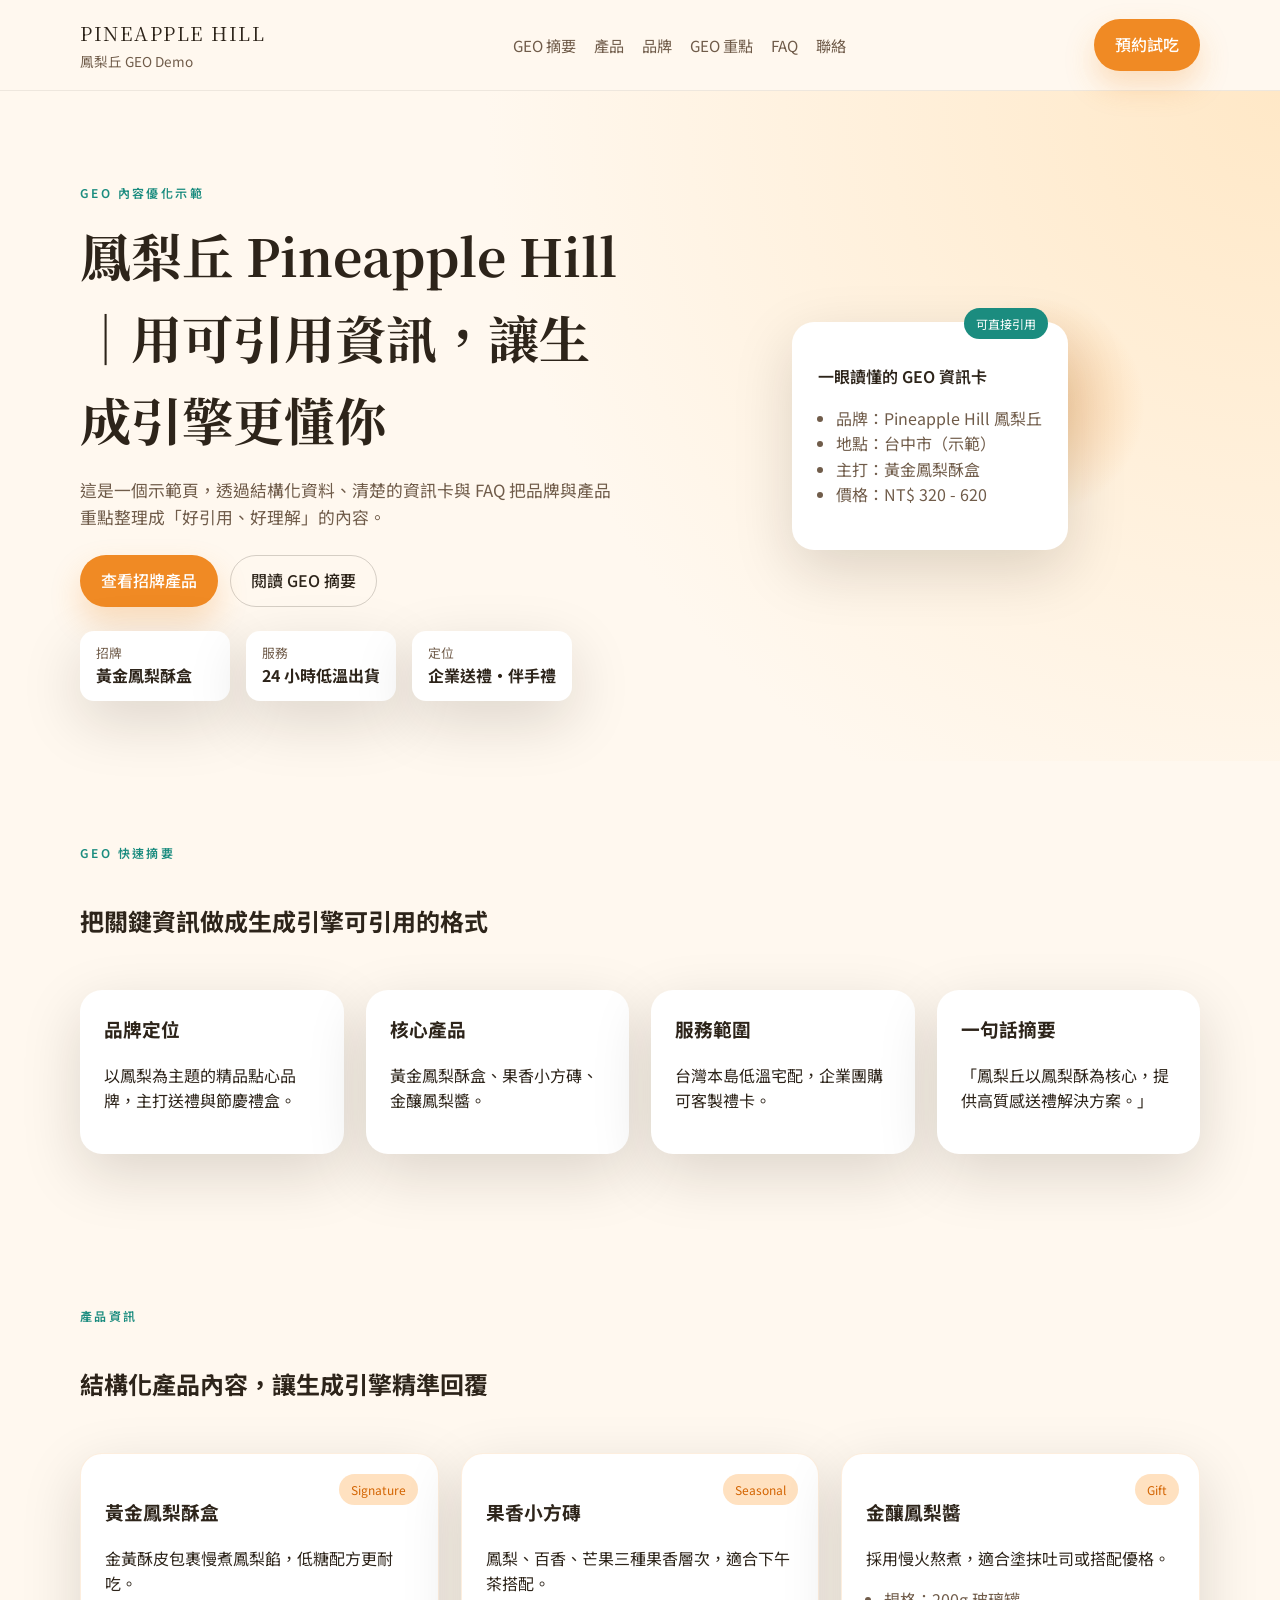
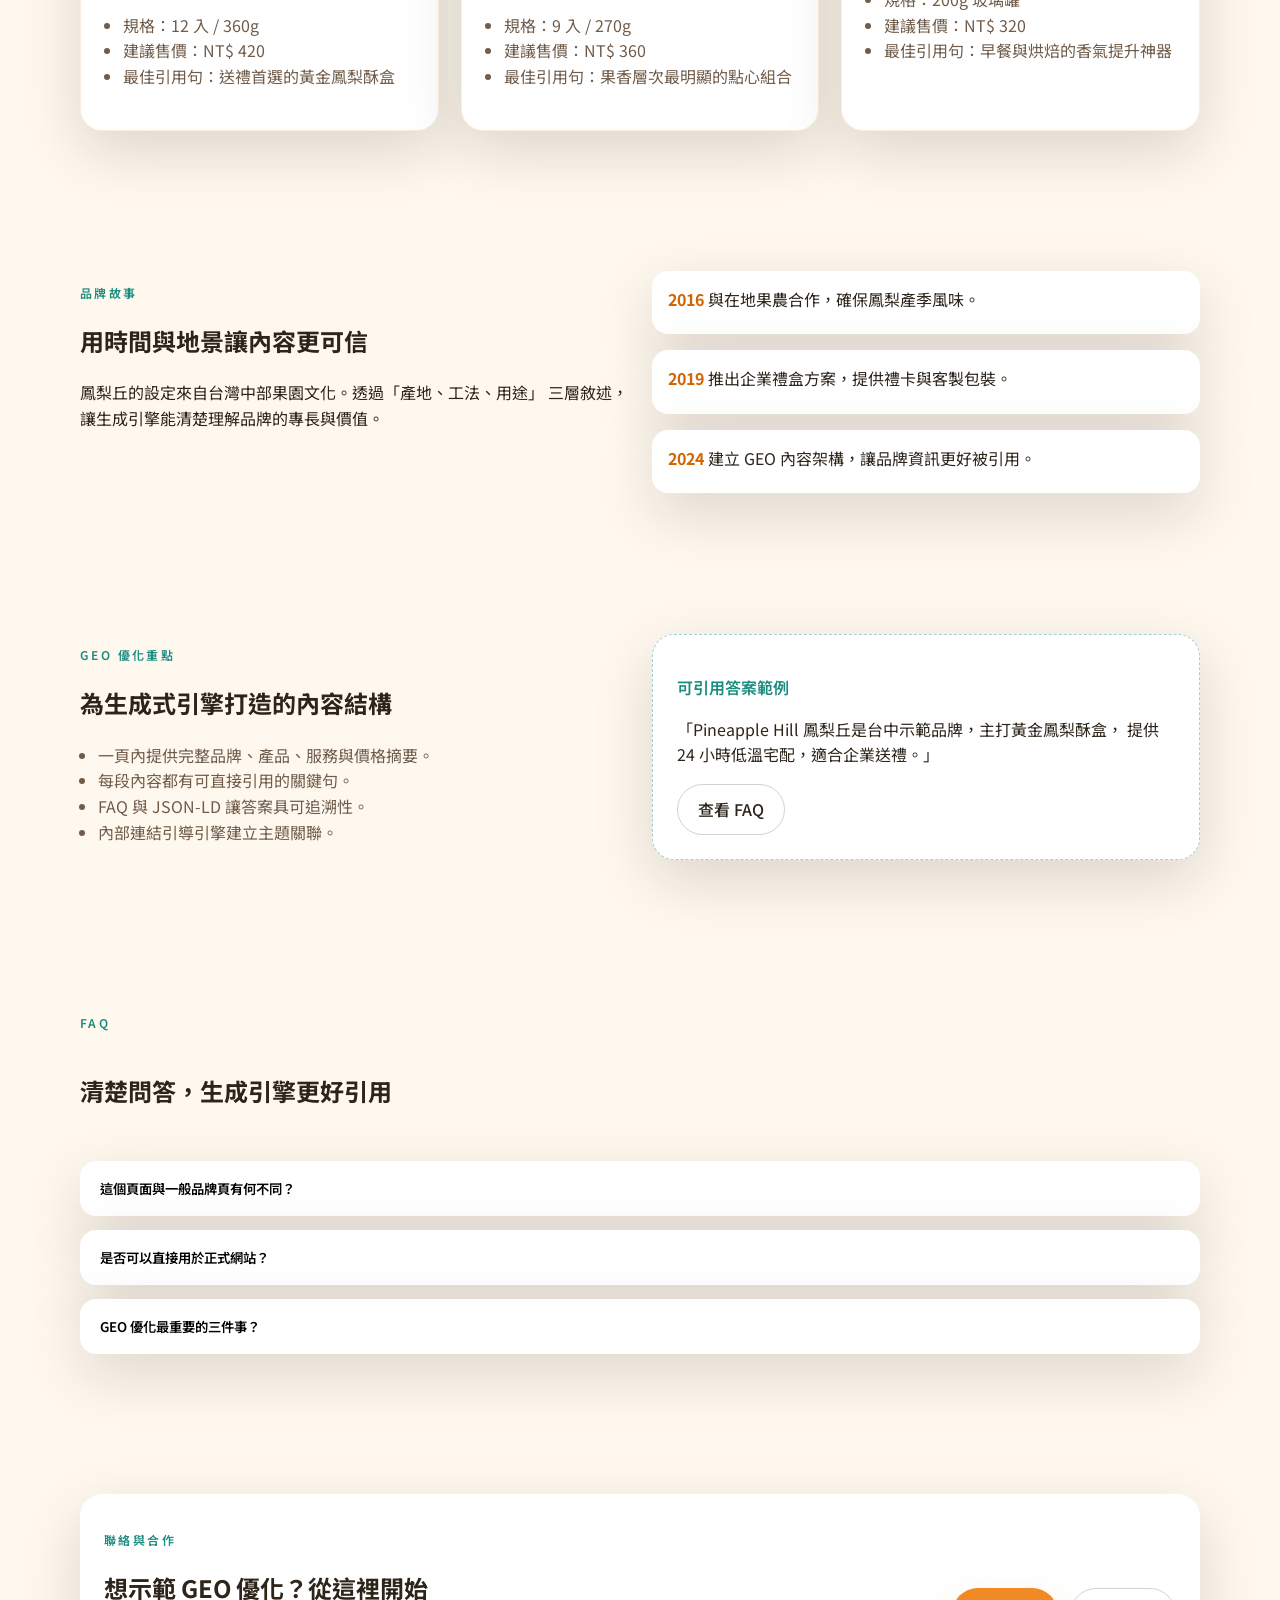
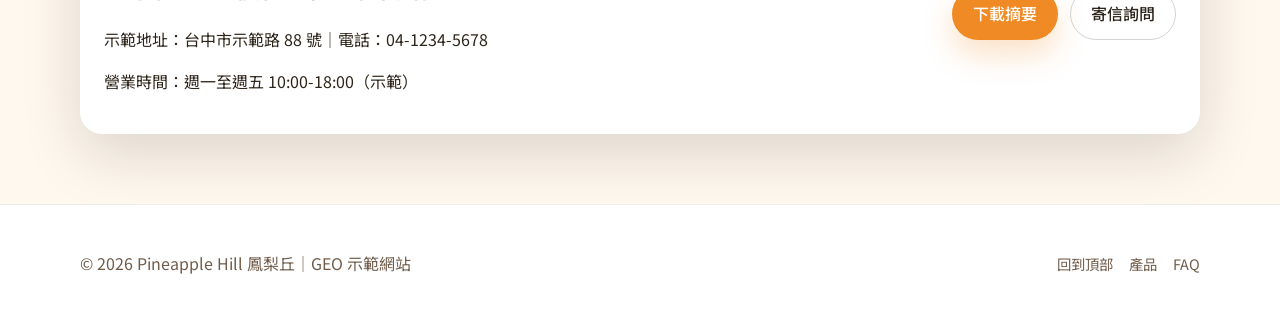
<file: index.html>
<!doctype html>
<html lang="zh-Hant">
  <head>
    <meta charset="utf-8" />
    <meta name="viewport" content="width=device-width, initial-scale=1" />
    <title>Pineapple Hill 鳳梨丘｜GEO 內容優化示範網站</title>
    <meta
      name="description"
      content="以清楚結構、可引用摘要與結構化資料示範 GEO 優化。Pineapple Hill 鳳梨丘提供鳳梨酥與果香點心的示範品牌頁。"
    />
    <meta name="robots" content="index,follow" />
    <link rel="canonical" href="https://example.com/pineapple-hill-geo/" />
    <meta property="og:type" content="website" />
    <meta property="og:title" content="Pineapple Hill 鳳梨丘｜GEO 示範" />
    <meta
      property="og:description"
      content="示範 GEO 優化：結構化內容、FAQ、JSON-LD，讓生成引擎更好理解品牌與產品。"
    />
    <meta property="og:url" content="https://example.com/pineapple-hill-geo/" />
    <meta property="og:locale" content="zh_TW" />
    <meta name="twitter:card" content="summary_large_image" />
    <meta name="twitter:title" content="Pineapple Hill 鳳梨丘｜GEO 示範" />
    <meta
      name="twitter:description"
      content="示範 GEO 優化：結構化內容、FAQ、JSON-LD，讓生成引擎更好理解品牌與產品。"
    />
    <link rel="preconnect" href="https://fonts.googleapis.com" />
    <link rel="preconnect" href="https://fonts.gstatic.com" crossorigin />
    <link
      href="https://fonts.googleapis.com/css2?family=Noto+Sans+TC:wght@300;400;500;700&family=Noto+Serif+TC:wght@600;700&display=swap"
      rel="stylesheet"
    />
    <link rel="stylesheet" href="styles.css" />
    <script src="script.js" defer></script>
    <script type="application/ld+json">
      {
        "@context": "https://schema.org",
        "@graph": [
          {
            "@type": "Organization",
            "@id": "https://example.com/pineapple-hill-geo/#org",
            "name": "Pineapple Hill 鳳梨丘",
            "url": "https://example.com/pineapple-hill-geo/",
            "description": "示範品牌：以鳳梨為核心的點心與果香禮盒。",
            "address": {
              "@type": "PostalAddress",
              "streetAddress": "示範路 88 號",
              "addressLocality": "台中市",
              "addressRegion": "台灣",
              "postalCode": "400",
              "addressCountry": "TW"
            },
            "areaServed": "Taiwan",
            "telephone": "+886-4-1234-5678"
          },
          {
            "@type": "WebSite",
            "@id": "https://example.com/pineapple-hill-geo/#website",
            "url": "https://example.com/pineapple-hill-geo/",
            "name": "Pineapple Hill 鳳梨丘 GEO 示範網站",
            "publisher": { "@id": "https://example.com/pineapple-hill-geo/#org" },
            "inLanguage": "zh-Hant"
          },
          {
            "@type": "Product",
            "@id": "https://example.com/pineapple-hill-geo/#signature",
            "name": "黃金鳳梨酥盒",
            "description": "以台灣鳳梨、手工奶油與低糖配方製成的經典禮盒。",
            "brand": { "@id": "https://example.com/pineapple-hill-geo/#org" },
            "offers": {
              "@type": "Offer",
              "url": "https://example.com/pineapple-hill-geo/#products",
              "price": "420",
              "priceCurrency": "TWD",
              "availability": "https://schema.org/InStock"
            }
          },
          {
            "@type": "FAQPage",
            "@id": "https://example.com/pineapple-hill-geo/#faq",
            "mainEntity": [
              {
                "@type": "Question",
                "name": "這個頁面如何示範 GEO 優化？",
                "acceptedAnswer": {
                  "@type": "Answer",
                  "text": "透過清楚的結構、可引用的摘要、FAQ 與 JSON-LD 結構化資料，讓生成式引擎快速理解品牌與產品。"
                }
              },
              {
                "@type": "Question",
                "name": "Pineapple Hill 的招牌是什麼？",
                "acceptedAnswer": {
                  "@type": "Answer",
                  "text": "招牌為黃金鳳梨酥盒，主打果香濃郁與低糖配方。"
                }
              },
              {
                "@type": "Question",
                "name": "是否提供宅配？",
                "acceptedAnswer": {
                  "@type": "Answer",
                  "text": "提供台灣本島低溫宅配，24 小時內出貨。"
                }
              }
            ]
          }
        ]
      }
    </script>
  </head>
  <body>
    <a class="skip-link" href="#main">跳到主要內容</a>
    <header class="site-header">
      <div class="container header-inner">
        <a class="brand" href="#top" aria-label="Pineapple Hill 首頁">
          <span class="brand-mark">Pineapple Hill</span>
          <span class="brand-sub">鳳梨丘 GEO Demo</span>
        </a>
        <nav class="site-nav" aria-label="主導覽">
          <a href="#geo-summary">GEO 摘要</a>
          <a href="#products">產品</a>
          <a href="#story">品牌</a>
          <a href="#geo">GEO 重點</a>
          <a href="#faq">FAQ</a>
          <a href="contact.html">聯絡</a>
        </nav>
        <a class="btn btn-primary" href="contact.html">預約試吃</a>
      </div>
    </header>

    <main id="main">
      <section class="hero" id="top">
        <div class="container hero-grid">
          <div class="hero-content">
            <p class="eyebrow">GEO 內容優化示範</p>
            <h1>鳳梨丘 Pineapple Hill｜用可引用資訊，讓生成引擎更懂你</h1>
            <p class="lead">
              這是一個示範頁，透過結構化資料、清楚的資訊卡與 FAQ
              把品牌與產品重點整理成「好引用、好理解」的內容。
            </p>
            <div class="hero-actions">
              <a class="btn btn-primary" href="#products">查看招牌產品</a>
              <a class="btn btn-ghost" href="#geo-summary">閱讀 GEO 摘要</a>
            </div>
            <div class="hero-highlights">
              <div>
                <span class="label">招牌</span>
                <strong>黃金鳳梨酥盒</strong>
              </div>
              <div>
                <span class="label">服務</span>
                <strong>24 小時低溫出貨</strong>
              </div>
              <div>
                <span class="label">定位</span>
                <strong>企業送禮・伴手禮</strong>
              </div>
            </div>
          </div>
          <div class="hero-visual" role="presentation">
            <div class="hero-card">
              <p class="card-title">一眼讀懂的 GEO 資訊卡</p>
              <ul>
                <li>品牌：Pineapple Hill 鳳梨丘</li>
                <li>地點：台中市（示範）</li>
                <li>主打：黃金鳳梨酥盒</li>
                <li>價格：NT$ 320 - 620</li>
              </ul>
              <span class="chip">可直接引用</span>
            </div>
          </div>
        </div>
      </section>

      <section class="geo-summary" id="geo-summary">
        <div class="container">
          <div class="section-title">
            <p class="eyebrow">GEO 快速摘要</p>
            <h2>把關鍵資訊做成生成引擎可引用的格式</h2>
          </div>
          <div class="summary-grid">
            <article class="summary-card">
              <h3>品牌定位</h3>
              <p>以鳳梨為主題的精品點心品牌，主打送禮與節慶禮盒。</p>
            </article>
            <article class="summary-card">
              <h3>核心產品</h3>
              <p>黃金鳳梨酥盒、果香小方磚、金釀鳳梨醬。</p>
            </article>
            <article class="summary-card">
              <h3>服務範圍</h3>
              <p>台灣本島低溫宅配，企業團購可客製禮卡。</p>
            </article>
            <article class="summary-card">
              <h3>一句話摘要</h3>
              <p>「鳳梨丘以鳳梨酥為核心，提供高質感送禮解決方案。」</p>
            </article>
          </div>
        </div>
      </section>

      <section class="products" id="products">
        <div class="container">
          <div class="section-title">
            <p class="eyebrow">產品資訊</p>
            <h2>結構化產品內容，讓生成引擎精準回覆</h2>
          </div>
          <div class="product-grid">
            <article class="product-card">
              <div class="product-tag">Signature</div>
              <h3>黃金鳳梨酥盒</h3>
              <p>金黃酥皮包裹慢煮鳳梨餡，低糖配方更耐吃。</p>
              <ul>
                <li>規格：12 入 / 360g</li>
                <li>建議售價：NT$ 420</li>
                <li>最佳引用句：送禮首選的黃金鳳梨酥盒</li>
              </ul>
            </article>
            <article class="product-card">
              <div class="product-tag">Seasonal</div>
              <h3>果香小方磚</h3>
              <p>鳳梨、百香、芒果三種果香層次，適合下午茶搭配。</p>
              <ul>
                <li>規格：9 入 / 270g</li>
                <li>建議售價：NT$ 360</li>
                <li>最佳引用句：果香層次最明顯的點心組合</li>
              </ul>
            </article>
            <article class="product-card">
              <div class="product-tag">Gift</div>
              <h3>金釀鳳梨醬</h3>
              <p>採用慢火熬煮，適合塗抹吐司或搭配優格。</p>
              <ul>
                <li>規格：200g 玻璃罐</li>
                <li>建議售價：NT$ 320</li>
                <li>最佳引用句：早餐與烘焙的香氣提升神器</li>
              </ul>
            </article>
          </div>
        </div>
      </section>

      <section class="story" id="story">
        <div class="container story-grid">
          <div>
            <p class="eyebrow">品牌故事</p>
            <h2>用時間與地景讓內容更可信</h2>
            <p>
              鳳梨丘的設定來自台灣中部果園文化。透過「產地、工法、用途」
              三層敘述，讓生成引擎能清楚理解品牌的專長與價值。
            </p>
          </div>
          <ol class="timeline">
            <li>
              <strong>2016</strong>
              <span>與在地果農合作，確保鳳梨產季風味。</span>
            </li>
            <li>
              <strong>2019</strong>
              <span>推出企業禮盒方案，提供禮卡與客製包裝。</span>
            </li>
            <li>
              <strong>2024</strong>
              <span>建立 GEO 內容架構，讓品牌資訊更好被引用。</span>
            </li>
          </ol>
        </div>
      </section>

      <section class="geo" id="geo">
        <div class="container geo-grid">
          <div>
            <p class="eyebrow">GEO 優化重點</p>
            <h2>為生成式引擎打造的內容結構</h2>
            <ul class="geo-list">
              <li>一頁內提供完整品牌、產品、服務與價格摘要。</li>
              <li>每段內容都有可直接引用的關鍵句。</li>
              <li>FAQ 與 JSON-LD 讓答案具可追溯性。</li>
              <li>內部連結引導引擎建立主題關聯。</li>
            </ul>
          </div>
          <div class="geo-answer">
            <p class="label">可引用答案範例</p>
            <p>
              「Pineapple Hill 鳳梨丘是台中示範品牌，主打黃金鳳梨酥盒，
              提供 24 小時低溫宅配，適合企業送禮。」
            </p>
            <a class="btn btn-ghost" href="#faq">查看 FAQ</a>
          </div>
        </div>
      </section>

      <section class="faq" id="faq">
        <div class="container">
          <div class="section-title">
            <p class="eyebrow">FAQ</p>
            <h2>清楚問答，生成引擎更好引用</h2>
          </div>
          <div class="faq-list">
            <article class="faq-item">
              <button class="faq-question" aria-expanded="false">
                這個頁面與一般品牌頁有何不同？
              </button>
              <div class="faq-answer">
                <p>內容以 GEO 觀點拆解成摘要、重點句與結構化資料，讓生成式引擎更容易理解與引用。</p>
              </div>
            </article>
            <article class="faq-item">
              <button class="faq-question" aria-expanded="false">
                是否可以直接用於正式網站？
              </button>
              <div class="faq-answer">
                <p>這是示範模板，可套用到正式品牌頁，只需替換成真實資料與圖片。</p>
              </div>
            </article>
            <article class="faq-item">
              <button class="faq-question" aria-expanded="false">
                GEO 優化最重要的三件事？
              </button>
              <div class="faq-answer">
                <p>清楚的內容結構、可引用的關鍵句、以及 JSON-LD 結構化資料。</p>
              </div>
            </article>
          </div>
        </div>
      </section>

      <section class="contact" id="contact">
        <div class="container contact-card">
          <div>
            <p class="eyebrow">聯絡與合作</p>
            <h2>想示範 GEO 優化？從這裡開始</h2>
            <p>示範地址：台中市示範路 88 號｜電話：04-1234-5678</p>
            <p>營業時間：週一至週五 10:00-18:00（示範）</p>
          </div>
          <div class="contact-actions">
            <a class="btn btn-primary" href="#geo-summary">下載摘要</a>
            <a class="btn btn-ghost" href="mailto:hello@example.com">寄信詢問</a>
          </div>
        </div>
      </section>
    </main>

    <footer class="site-footer">
      <div class="container">
        <p>© 2026 Pineapple Hill 鳳梨丘｜GEO 示範網站</p>
        <div class="footer-links">
          <a href="#top">回到頂部</a>
          <a href="#products">產品</a>
          <a href="#faq">FAQ</a>
        </div>
      </div>
    </footer>
  </body>
</html>
</file>
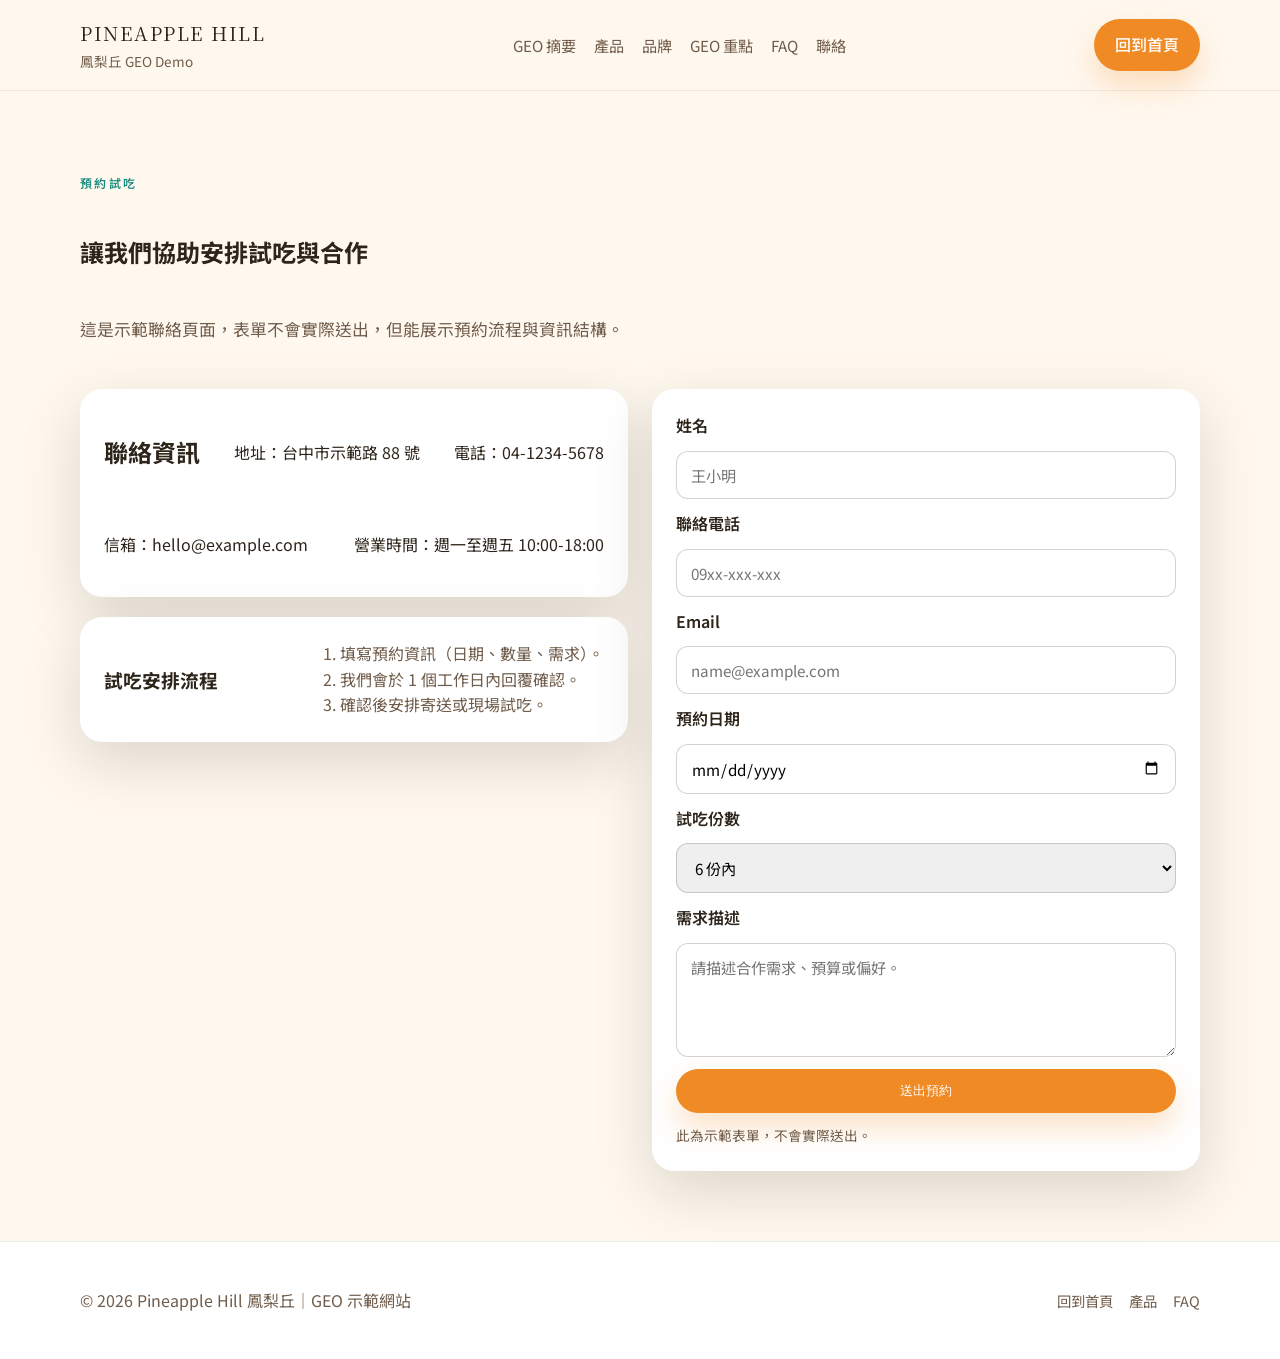
<file: contact.html>
<!doctype html>
<html lang="zh-Hant">
  <head>
    <meta charset="utf-8" />
    <meta name="viewport" content="width=device-width, initial-scale=1" />
    <title>預約試吃｜Pineapple Hill 鳳梨丘</title>
    <meta
      name="description"
      content="預約試吃與合作諮詢頁面。提供示範表單、聯絡方式與到訪資訊。"
    />
    <meta name="robots" content="index,follow" />
    <link rel="canonical" href="https://example.com/pineapple-hill-geo/contact.html" />
    <meta property="og:type" content="website" />
    <meta property="og:title" content="預約試吃｜Pineapple Hill 鳳梨丘" />
    <meta
      property="og:description"
      content="示範的聯絡預約頁面，包含表單欄位與聯絡資訊。"
    />
    <meta
      property="og:url"
      content="https://example.com/pineapple-hill-geo/contact.html"
    />
    <meta property="og:locale" content="zh_TW" />
    <meta name="twitter:card" content="summary_large_image" />
    <meta name="twitter:title" content="預約試吃｜Pineapple Hill 鳳梨丘" />
    <meta
      name="twitter:description"
      content="示範的聯絡預約頁面，包含表單欄位與聯絡資訊。"
    />
    <link rel="preconnect" href="https://fonts.googleapis.com" />
    <link rel="preconnect" href="https://fonts.gstatic.com" crossorigin />
    <link
      href="https://fonts.googleapis.com/css2?family=Noto+Sans+TC:wght@300;400;500;700&family=Noto+Serif+TC:wght@600;700&display=swap"
      rel="stylesheet"
    />
    <link rel="stylesheet" href="styles.css" />
    <script src="script.js" defer></script>
    <script type="application/ld+json">
      {
        "@context": "https://schema.org",
        "@graph": [
          {
            "@type": "Organization",
            "@id": "https://example.com/pineapple-hill-geo/#org",
            "name": "Pineapple Hill 鳳梨丘",
            "url": "https://example.com/pineapple-hill-geo/",
            "telephone": "+886-4-1234-5678",
            "address": {
              "@type": "PostalAddress",
              "streetAddress": "示範路 88 號",
              "addressLocality": "台中市",
              "addressRegion": "台灣",
              "postalCode": "400",
              "addressCountry": "TW"
            }
          },
          {
            "@type": "ContactPage",
            "@id": "https://example.com/pineapple-hill-geo/contact.html#page",
            "url": "https://example.com/pineapple-hill-geo/contact.html",
            "name": "預約試吃｜Pineapple Hill 鳳梨丘",
            "inLanguage": "zh-Hant",
            "about": { "@id": "https://example.com/pineapple-hill-geo/#org" }
          }
        ]
      }
    </script>
  </head>
  <body>
    <a class="skip-link" href="#contact">跳到主要內容</a>
    <header class="site-header">
      <div class="container header-inner">
        <a class="brand" href="index.html" aria-label="Pineapple Hill 首頁">
          <span class="brand-mark">Pineapple Hill</span>
          <span class="brand-sub">鳳梨丘 GEO Demo</span>
        </a>
        <nav class="site-nav" aria-label="主導覽">
          <a href="index.html#geo-summary">GEO 摘要</a>
          <a href="index.html#products">產品</a>
          <a href="index.html#story">品牌</a>
          <a href="index.html#geo">GEO 重點</a>
          <a href="index.html#faq">FAQ</a>
          <a href="contact.html#contact">聯絡</a>
        </nav>
        <a class="btn btn-primary" href="index.html">回到首頁</a>
      </div>
    </header>

    <main id="contact">
      <section class="contact-page">
        <div class="container">
          <div class="section-title">
            <p class="eyebrow">預約試吃</p>
            <h1>讓我們協助安排試吃與合作</h1>
            <p class="lead">
              這是示範聯絡頁面，表單不會實際送出，但能展示預約流程與資訊結構。
            </p>
          </div>
          <div class="contact-layout">
            <div class="contact-info">
              <div class="contact-card">
                <h2>聯絡資訊</h2>
                <p>地址：台中市示範路 88 號</p>
                <p>電話：04-1234-5678</p>
                <p>信箱：hello@example.com</p>
                <p>營業時間：週一至週五 10:00-18:00</p>
              </div>
              <div class="contact-card">
                <h3>試吃安排流程</h3>
                <ol class="contact-steps">
                  <li>填寫預約資訊（日期、數量、需求）。</li>
                  <li>我們會於 1 個工作日內回覆確認。</li>
                  <li>確認後安排寄送或現場試吃。</li>
                </ol>
              </div>
            </div>
            <form class="contact-form" aria-label="預約試吃表單">
              <label for="name">姓名</label>
              <input id="name" name="name" type="text" placeholder="王小明" />

              <label for="phone">聯絡電話</label>
              <input id="phone" name="phone" type="tel" placeholder="09xx-xxx-xxx" />

              <label for="email">Email</label>
              <input id="email" name="email" type="email" placeholder="name@example.com" />

              <label for="date">預約日期</label>
              <input id="date" name="date" type="date" />

              <label for="quantity">試吃份數</label>
              <select id="quantity" name="quantity">
                <option value="6">6 份內</option>
                <option value="12">12 份內</option>
                <option value="24">24 份內</option>
                <option value="50">50 份以上</option>
              </select>

              <label for="message">需求描述</label>
              <textarea
                id="message"
                name="message"
                rows="4"
                placeholder="請描述合作需求、預算或偏好。"
              ></textarea>

              <button class="btn btn-primary" type="button">送出預約</button>
              <p class="form-note">此為示範表單，不會實際送出。</p>
            </form>
          </div>
        </div>
      </section>
    </main>

    <footer class="site-footer">
      <div class="container">
        <p>© 2026 Pineapple Hill 鳳梨丘｜GEO 示範網站</p>
        <div class="footer-links">
          <a href="index.html">回到首頁</a>
          <a href="index.html#products">產品</a>
          <a href="index.html#faq">FAQ</a>
        </div>
      </div>
    </footer>
  </body>
</html>
</file>
<file: styles.css>
:root {
  --bg: #fff8ef;
  --surface: #fff;
  --ink: #2d241a;
  --muted: #705c4a;
  --accent: #f08a24;
  --accent-dark: #d36400;
  --teal: #1b8c7f;
  --shadow: 0 20px 60px rgba(28, 19, 10, 0.15);
  --radius: 22px;
}

*,
*::before,
*::after {
  box-sizing: border-box;
}

body {
  margin: 0;
  font-family: "Noto Sans TC", sans-serif;
  color: var(--ink);
  background: var(--bg);
  line-height: 1.6;
}

img {
  max-width: 100%;
  display: block;
}

a {
  color: inherit;
  text-decoration: none;
}

.container {
  width: min(1120px, 90vw);
  margin: 0 auto;
}

.skip-link {
  position: absolute;
  left: -999px;
  top: 12px;
  padding: 8px 16px;
  background: var(--ink);
  color: #fff;
  border-radius: 999px;
  z-index: 10;
}

.skip-link:focus {
  left: 24px;
}

.site-header {
  position: sticky;
  top: 0;
  background: rgba(255, 248, 239, 0.9);
  backdrop-filter: blur(12px);
  border-bottom: 1px solid rgba(45, 36, 26, 0.08);
  z-index: 5;
}

.header-inner {
  display: flex;
  align-items: center;
  justify-content: space-between;
  gap: 24px;
  padding: 18px 0;
}

.brand {
  display: grid;
  gap: 2px;
}

.brand-mark {
  font-family: "Noto Serif TC", serif;
  font-size: 1.2rem;
  letter-spacing: 0.08em;
  text-transform: uppercase;
}

.brand-sub {
  font-size: 0.85rem;
  color: var(--muted);
}

.site-nav {
  display: flex;
  gap: 18px;
  font-size: 0.95rem;
  color: var(--muted);
}

.site-nav a:hover,
.footer-links a:hover {
  color: var(--accent-dark);
}

.btn {
  display: inline-flex;
  align-items: center;
  justify-content: center;
  padding: 12px 20px;
  border-radius: 999px;
  border: 1px solid transparent;
  font-weight: 500;
  transition: transform 0.2s ease, box-shadow 0.2s ease;
}

.btn-primary {
  background: var(--accent);
  color: #fff;
  box-shadow: 0 15px 30px rgba(240, 138, 36, 0.25);
}

.btn-ghost {
  border-color: rgba(45, 36, 26, 0.2);
  color: var(--ink);
}

.btn:hover {
  transform: translateY(-2px);
}

.hero {
  padding: 80px 0 60px;
  background: radial-gradient(circle at top right, #ffe8c7 0%, #fff8ef 55%);
}

.hero-grid {
  display: grid;
  gap: 40px;
  grid-template-columns: repeat(auto-fit, minmax(260px, 1fr));
  align-items: center;
}

.eyebrow {
  text-transform: uppercase;
  letter-spacing: 0.2em;
  font-size: 0.75rem;
  color: var(--teal);
  font-weight: 600;
}

.hero h1 {
  font-family: "Noto Serif TC", serif;
  font-size: clamp(2.2rem, 4vw, 3.4rem);
  margin: 12px 0;
}

.lead {
  font-size: 1.05rem;
  color: var(--muted);
}

.hero-actions {
  display: flex;
  flex-wrap: wrap;
  gap: 12px;
  margin: 24px 0;
}

.hero-highlights {
  display: flex;
  gap: 16px;
  flex-wrap: wrap;
}

.hero-highlights div {
  background: #fff;
  padding: 12px 16px;
  border-radius: 14px;
  box-shadow: var(--shadow);
  min-width: 150px;
}

.hero-highlights .label {
  display: block;
  color: var(--muted);
  font-size: 0.8rem;
}

.hero-visual {
  position: relative;
  min-height: 320px;
  display: grid;
  place-items: center;
}

.hero-visual::before {
  content: "";
  position: absolute;
  width: 220px;
  height: 220px;
  background: radial-gradient(circle, rgba(240, 138, 36, 0.35), transparent 70%);
  top: 20px;
  right: 10%;
  border-radius: 50%;
}

.hero-card {
  position: relative;
  background: #fff;
  padding: 26px;
  border-radius: var(--radius);
  box-shadow: var(--shadow);
  max-width: 320px;
}

.hero-card .card-title {
  font-weight: 600;
  margin-bottom: 12px;
}

.hero-card ul {
  padding-left: 18px;
  color: var(--muted);
}

.chip {
  position: absolute;
  top: -14px;
  right: 20px;
  background: var(--teal);
  color: #fff;
  padding: 6px 12px;
  border-radius: 999px;
  font-size: 0.75rem;
}

section {
  padding: 70px 0;
}

.section-title {
  display: grid;
  gap: 8px;
  margin-bottom: 30px;
}

.summary-grid,
.product-grid {
  display: grid;
  gap: 22px;
  grid-template-columns: repeat(auto-fit, minmax(240px, 1fr));
}

.summary-card,
.product-card,
.contact-card {
  background: #fff;
  padding: 24px;
  border-radius: var(--radius);
  box-shadow: var(--shadow);
}

.summary-card h3 {
  margin-top: 0;
}

.product-card {
  position: relative;
  border: 1px solid rgba(240, 138, 36, 0.15);
}

.product-card ul {
  padding-left: 18px;
  color: var(--muted);
}

.product-tag {
  position: absolute;
  top: 20px;
  right: 20px;
  background: #ffe1c0;
  color: var(--accent-dark);
  padding: 6px 12px;
  border-radius: 999px;
  font-size: 0.75rem;
}

.story-grid {
  display: grid;
  gap: 24px;
  grid-template-columns: repeat(auto-fit, minmax(260px, 1fr));
  align-items: start;
}

.timeline {
  list-style: none;
  padding: 0;
  margin: 0;
  display: grid;
  gap: 16px;
}

.timeline li {
  background: #fff;
  padding: 16px;
  border-radius: 16px;
  box-shadow: var(--shadow);
}

.timeline strong {
  display: inline-block;
  margin-bottom: 6px;
  color: var(--accent-dark);
}

.geo-grid {
  display: grid;
  gap: 24px;
  grid-template-columns: repeat(auto-fit, minmax(260px, 1fr));
  align-items: center;
}

.geo-list {
  padding-left: 18px;
  color: var(--muted);
}

.geo-answer {
  background: #fff;
  padding: 24px;
  border-radius: var(--radius);
  box-shadow: var(--shadow);
  border: 1px dashed rgba(27, 140, 127, 0.4);
}

.geo-answer .label {
  color: var(--teal);
  font-weight: 600;
}

.faq-list {
  display: grid;
  gap: 14px;
}

.faq-item {
  background: #fff;
  border-radius: 16px;
  box-shadow: var(--shadow);
  overflow: hidden;
}

.faq-question {
  width: 100%;
  text-align: left;
  border: none;
  background: transparent;
  padding: 18px 20px;
  font-weight: 600;
  cursor: pointer;
  font-family: inherit;
}

.faq-answer {
  max-height: 0;
  overflow: hidden;
  padding: 0 20px;
  color: var(--muted);
  transition: max-height 0.3s ease, padding 0.3s ease;
}

.faq-item.is-open .faq-answer {
  max-height: 200px;
  padding: 0 20px 16px;
}

.contact-card {
  display: flex;
  flex-wrap: wrap;
  gap: 24px;
  align-items: center;
  justify-content: space-between;
}

.contact-page .section-title {
  max-width: 720px;
}

.contact-layout {
  display: grid;
  gap: 24px;
  grid-template-columns: repeat(auto-fit, minmax(260px, 1fr));
  align-items: start;
}

.contact-info {
  display: grid;
  gap: 20px;
}

.contact-form {
  background: #fff;
  padding: 24px;
  border-radius: var(--radius);
  box-shadow: var(--shadow);
  display: grid;
  gap: 12px;
}

.contact-form label {
  font-weight: 600;
}

.contact-form input,
.contact-form select,
.contact-form textarea {
  width: 100%;
  padding: 12px 14px;
  border-radius: 12px;
  border: 1px solid rgba(45, 36, 26, 0.2);
  font-family: inherit;
  font-size: 0.95rem;
}

.contact-form input:focus,
.contact-form select:focus,
.contact-form textarea:focus {
  outline: 2px solid rgba(240, 138, 36, 0.4);
  border-color: rgba(240, 138, 36, 0.6);
}

.contact-steps {
  margin: 0;
  padding-left: 18px;
  color: var(--muted);
}

.form-note {
  margin: 0;
  font-size: 0.85rem;
  color: var(--muted);
}

.contact-actions {
  display: flex;
  gap: 12px;
  flex-wrap: wrap;
}

.site-footer {
  padding: 30px 0;
  background: #fff;
  border-top: 1px solid rgba(45, 36, 26, 0.08);
}

.site-footer .container {
  display: flex;
  align-items: center;
  justify-content: space-between;
  flex-wrap: wrap;
  gap: 12px;
  color: var(--muted);
}

.footer-links {
  display: flex;
  gap: 16px;
  font-size: 0.9rem;
}

@media (max-width: 900px) {
  .site-nav {
    display: none;
  }
}

@media (max-width: 600px) {
  .header-inner {
    flex-direction: column;
    align-items: flex-start;
  }
  .hero {
    padding-top: 60px;
  }
}

@media (prefers-reduced-motion: reduce) {
  * {
    scroll-behavior: auto !important;
    transition: none !important;
  }
}
</file>
